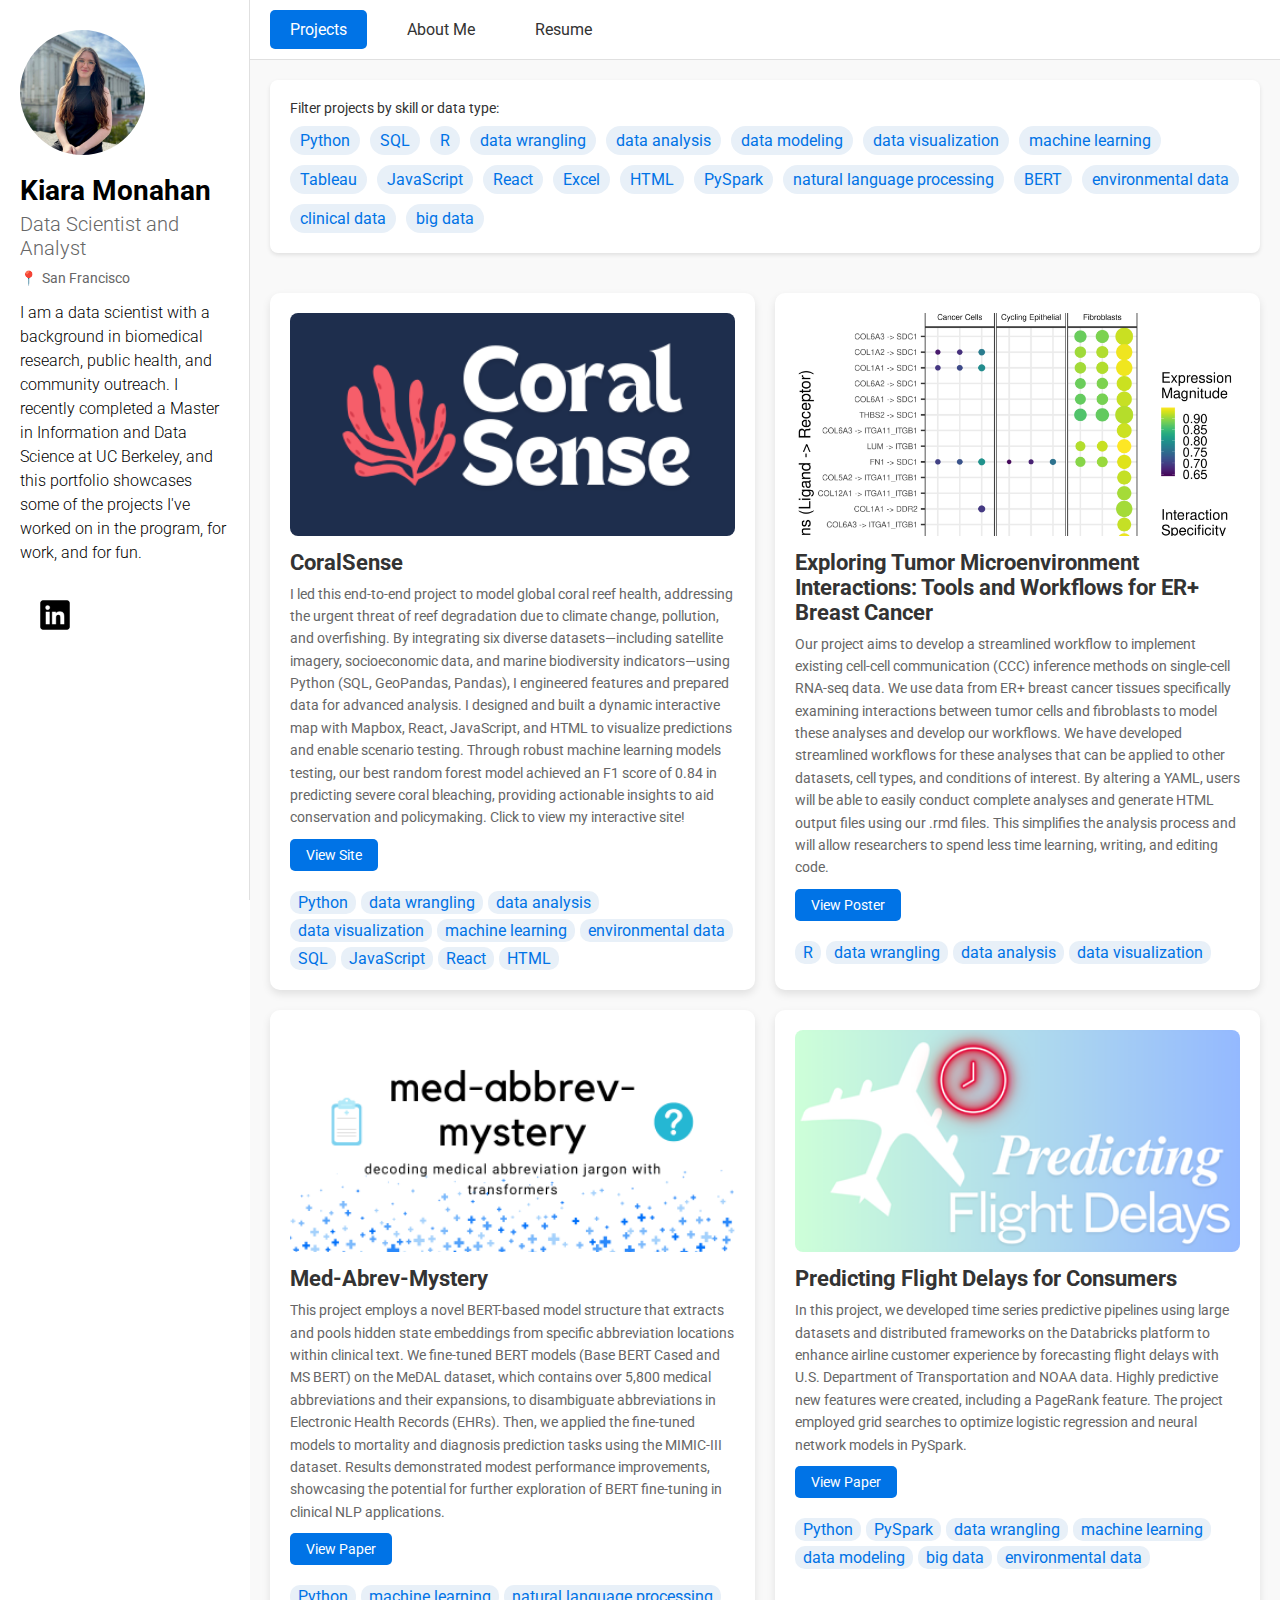
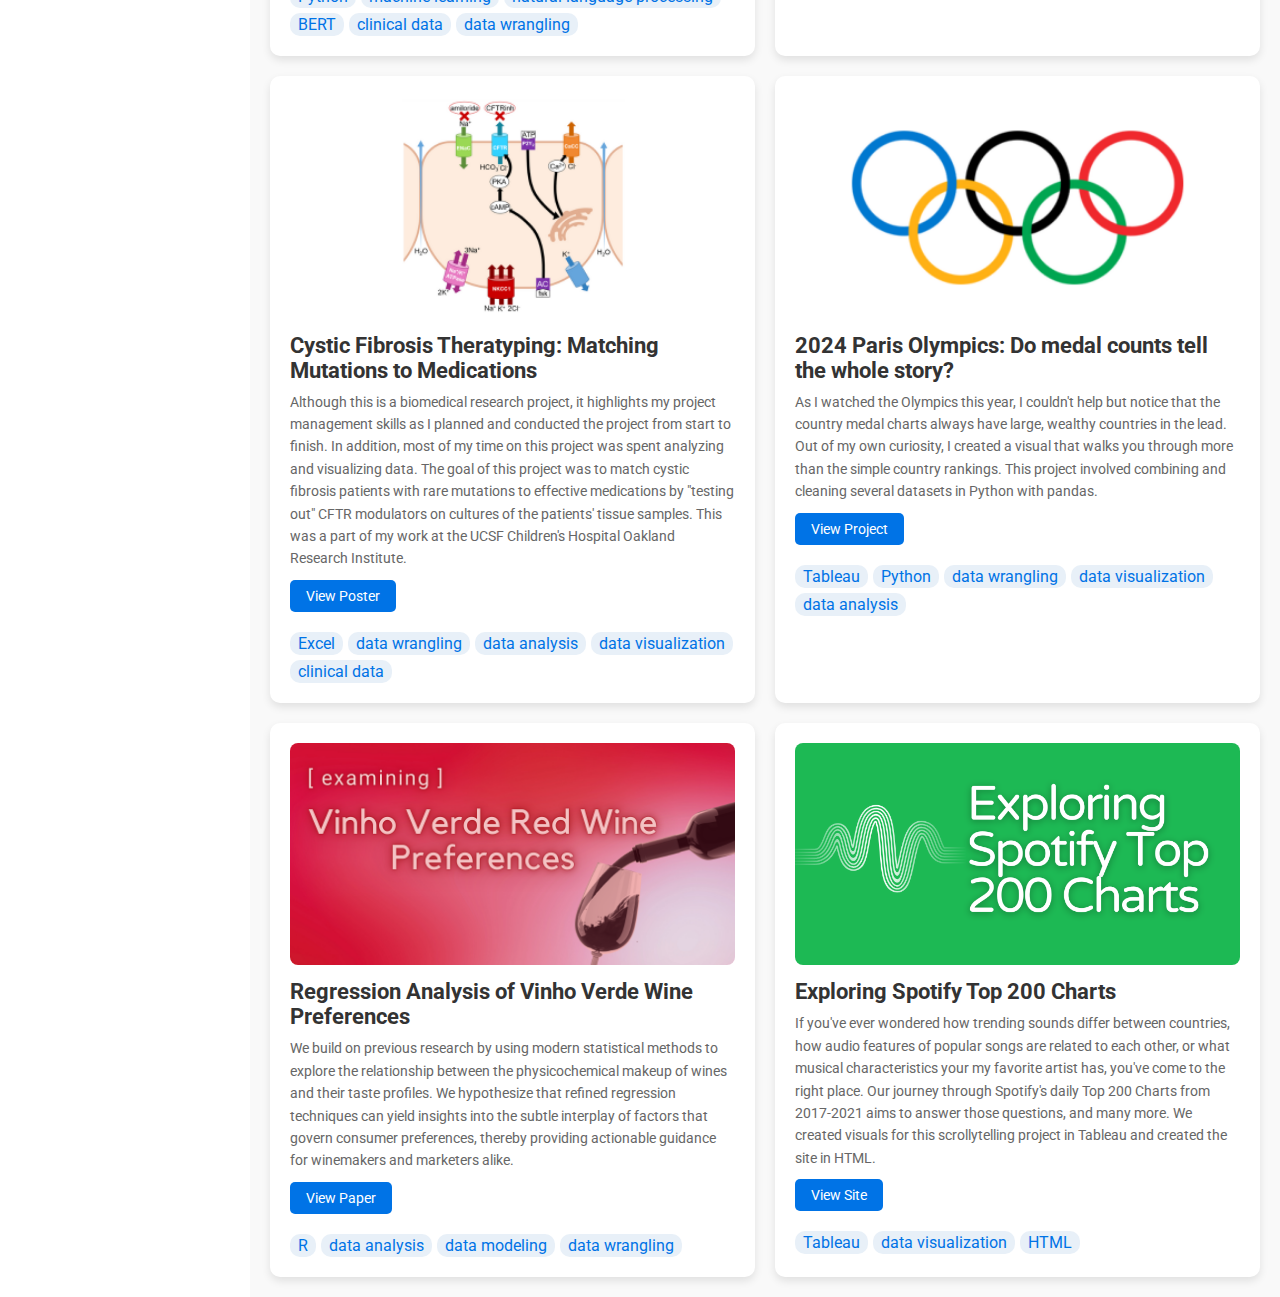
<file: index.html>
<!DOCTYPE html>
<html lang="en">
<head>
  <link rel="icon" href="icons/favicon16x16.png" sizes="16x16 32x32" type="image/png">
  <link rel="icon" href="icons/favicon32x32.png" sizes="32x32" type="image/png">
  <meta charset="UTF-8">
  <meta name="viewport" content="width=device-width, initial-scale=1.0">
  <title>Kiara Monahan - Data Science Portfolio</title>
  <link rel="stylesheet" href="style.css">
  <link href="https://fonts.googleapis.com/css2?family=Roboto:wght@400;700&display=swap" rel="stylesheet">
</head>
<body>
  <div class="sidebar">
    <img src="images/headshot.jpeg" alt="Profile Photo" class="profile-photo">
    <h1>Kiara Monahan</h1>
	<h2 class="title">Data Scientist and Analyst</h2>
	  <div class="location">
	    <span class="location-icon">📍</span>
	    <span class="location-text">San Francisco</span>
	  </div>
    <p class="description">I am a data scientist with a background in biomedical research, public health, and community outreach. I recently completed a Master in Information and Data Science at UC Berkeley, and this portfolio showcases some of the projects I've worked on in the program, for work, and for fun.</p>
    <div class="links">
      
      <a href="https://www.linkedin.com/in/kiaramonahan/" target="_blank"><img src="icons/linkedin-icon.png" alt="LinkedIn" class="icon"></a>
    </div>
  </div>
  
  <div class="main">
    <nav>
      <a href="index.html" class="nav-item active">Projects</a>
      <a href="aboutme.html" class="nav-item">About Me</a>
      <a href="resume.html" class="nav-item">Resume</a>
    </nav>

    <section id="projects">
      <div class="filter">
        <p class="filter-description">Filter projects by skill or data type:</p>
        <div class="skill-tags">
          <span class="filter-skill">Python</span>
          <span class="filter-skill">SQL</span>
          <span class="filter-skill">R</span>
		  <span class="filter-skill">data wrangling</span>
		  <span class="filter-skill">data analysis</span>
		  <span class="filter-skill">data modeling</span>
		  <span class="filter-skill">data visualization</span>
		  <span class="filter-skill">machine learning</span>
		  <span class="filter-skill">Tableau</span>
		  <span class="filter-skill">JavaScript</span>
		  <span class="filter-skill">React</span>
		  <span class="filter-skill">Excel</span>
		  <span class="filter-skill">HTML</span>
		  <span class="filter-skill">PySpark</span>
		  <span class="filter-skill">natural language processing</span>
		  <span class="filter-skill">BERT</span>
		  <span class="filter-skill">environmental data</span>
		  <span class="filter-skill">clinical data</span>
		  <span class="filter-skill">big data</span>
        </div>
      </div>

      <div class="project-list">
        <div class="project-card" data-skill="Python, data wrangling, data analysis, data visualization, machine learning, environmental data, SQL, JavaScript, React, HTML">
          <img src="images/coralsense.png" alt="Project Image">
          <h2>CoralSense</h2>
          <p>I led this end-to-end project to model global coral reef health, addressing the urgent threat of reef degradation due to climate change, pollution, and overfishing. By integrating six diverse datasets—including satellite imagery, socioeconomic data, and marine biodiversity indicators—using Python (SQL, GeoPandas, Pandas), I engineered features and prepared data for advanced analysis. I designed and built a dynamic interactive map with Mapbox, React, JavaScript, and HTML to visualize predictions and enable scenario testing. Through robust machine learning models testing, our best random forest model achieved an F1 score of 0.84 in predicting severe coral bleaching, providing actionable insights to aid conservation and policymaking. Click to view my interactive site!</p>
		  <a href="https://coralsense.vercel.app" target="_blank" class="view-more" data-project="coralsense2">View Site</a>
          <div class="project-skills">
            <span>Python</span>
            <span>data wrangling</span>
			<span>data analysis</span>
			<span>data visualization</span>
			<span>machine learning</span>
			<span>environmental data</span>
			<span>SQL</span>
			<span>JavaScript</span>
			<span>React</span>
			<span>HTML</span>
          </div>
        </div>
		
        <div class="project-card" data-skill="R, data analysis, data visualization, data wrangling">
          <img src="images/liana.png" alt="Project Image">
          <h2>Exploring Tumor Microenvironment Interactions: Tools and Workflows for ER+ Breast Cancer</h2>
          <p>Our project aims to develop a streamlined workflow to implement existing cell-cell communication (CCC) inference methods on single-cell RNA-seq data. We use data from ER+ breast cancer tissues specifically examining interactions between tumor cells and fibroblasts to model these analyses and develop our workflows. We have developed streamlined workflows for these analyses that can be applied to other datasets, cell types, and conditions of interest. By altering a YAML, users will be able to easily conduct complete analyses and generate HTML output files using our .rmd files. This simplifies the analysis process and will allow researchers to spend less time learning, writing, and editing code.
</p>
		  <button class="view-more" data-project="liana" data-pdf="files/c_c_poster.pdf">View Poster</button>
          <div class="project-skills">
            <span>R</span>
            <span>data wrangling</span>
			<span>data analysis</span>
			<span>data visualization</span>
          </div>
        </div>
		
        <div class="project-card" data-skill="Python, machine learning, natural language processing, BERT, clinical data, data wrangling">
          <img src="images/med-abbrev-mystery.png" alt="Project Image">
          <h2>Med-Abrev-Mystery</h2>
          <p>This project employs a novel BERT-based model structure that extracts and pools hidden state embeddings from specific abbreviation locations within clinical text. We fine-tuned BERT models (Base BERT Cased and MS BERT) on the MeDAL dataset, which contains over 5,800 medical abbreviations and their expansions, to disambiguate abbreviations in Electronic Health Records (EHRs). Then, we applied the fine-tuned models to mortality and diagnosis prediction tasks using the MIMIC-III dataset. Results demonstrated modest performance improvements, showcasing the potential for further exploration of BERT fine-tuning in clinical NLP applications.</p>
          <button class="view-more" data-project="med-abbrev-mystery" data-pdf="files/266_Final_Paper.pdf">View Paper</button>
          <div class="project-skills">
            <span>Python</span>
            <span>machine learning</span>
			<span>natural language processing</span>
			<span>BERT</span>
			<span>clinical data</span>
			<span>data wrangling</span>
          </div>
        </div>
		
        <div class="project-card" data-skill="Python, PySpark, big data, data wrangling, machine learning, data modeling, environmental data">
          <img src="images/flightdelays.png" alt="Project Image">
          <h2>Predicting Flight Delays for Consumers</h2>
          <p>In this project, we developed time series predictive pipelines using large datasets and distributed frameworks on the Databricks platform to enhance airline customer experience by forecasting flight delays with U.S. Department of Transportation and NOAA data. Highly predictive new features were created, including a PageRank feature. The project employed grid searches to optimize logistic regression and neural network models in PySpark.</p>
          <button class="view-more" data-project="flight_delays">View Paper</button>
          <div class="project-skills">
            <span>Python</span>
            <span>PySpark</span>
			<span>data wrangling</span>
			<span>machine learning</span>
			<span>data modeling</span>
			<span>big data</span>
			<span>environmental data</span>
			
          </div>
        </div>
		
        <div class="project-card" data-skill="Excel, data wrangling, data analysis, data visualization, clinical data">
          <img src="images/CFTR_diagram.png" alt="Project Image">
          <h2>Cystic Fibrosis Theratyping: Matching Mutations to Medications</h2>
          <p>Although this is a biomedical research project, it highlights my project management skills as I planned and conducted the project from start to finish. In addition, most of my time on this project was spent analyzing and visualizing data. The goal of this project was to match cystic fibrosis patients with rare mutations to effective medications by "testing out" CFTR modulators on cultures of the patients' tissue samples. This was a part of my work at the UCSF Children's Hospital Oakland Research Institute.</p>
          <button class="view-more" data-project="cystic_fibrosis" data-pdf="files/cystic_fibrosis.pdf">View Poster</button>
          <div class="project-skills">
            <span>Excel</span>
            <span>data wrangling</span>
			<span>data analysis</span>
			<span>data visualization</span>
			<span>clinical data</span>
          </div>
        </div>
		
        <div class="project-card" data-skill="Tableau, Python, data wrangling, data visualization, data analysis">
          <img src="images/olympics.png" alt="Project Image">
          <h2>2024 Paris Olympics: Do medal counts tell the whole story?</h2>
          <p>As I watched the Olympics this year, I couldn't help but notice that the country medal charts always have large, wealthy countries in the lead. Out of my own curiosity, I created a visual that walks you through more than the simple country rankings. This project involved combining and cleaning several datasets in Python with pandas.</p>
          <button class="view-more" data-project="olympics">View Project</button>
          <div class="project-skills">
            <span>Tableau</span>
			<span>Python</span>
            <span>data wrangling</span>
			<span>data visualization</span>
			<span>data analysis</span>
          </div>
        </div>
		
        <div class="project-card" data-skill="R, data analysis, data modeling, data wrangling">
          <img src="images/vinhoverde.png" alt="Project Image">
          <h2>Regression Analysis of Vinho Verde Wine Preferences</h2>
          <p>We build on previous research by using modern statistical methods to explore the relationship between the physicochemical makeup of wines and their taste profiles. We hypothesize that refined regression techniques can yield insights into the subtle interplay of factors that govern consumer preferences, thereby providing actionable guidance for winemakers and marketers alike.</p>
          <button class="view-more" data-project="vinhoverde" data-pdf="files/final_report_red.pdf">View Paper</button>
          <div class="project-skills">
            <span>R</span>
            <span>data analysis</span>
			<span>data modeling</span>
			<span>data wrangling</span>
          </div>
        </div>
		
        <div class="project-card" data-skill="Tableau, data visualization, HTML">
          <img src="images/spotify.png" alt="Project Image">
          <h2>Exploring Spotify Top 200 Charts</h2>
          <p>If you've ever wondered how trending sounds differ between countries, how audio features of popular songs are related to each other, or what musical characteristics your my favorite artist has, you've come to the right place. Our journey through Spotify's daily Top 200 Charts from 2017-2021 aims to answer those questions, and many more. We created visuals for this scrollytelling project in Tableau and created the site in HTML.</p>
          <a href="https://groups.ischool.berkeley.edu/SpotifyExplorers/" target="_blank" class="view-more" data-project="coralsense2">View Site</a>
          <div class="project-skills">
            <span>Tableau</span>
            <span>data visualization</span>
			<span>HTML</span>
          </div>
        </div>
		
      </div>
    </section>
  </div>

  <div class="modal">
    <div class="modal-content">
      <span class="close">&times;</span>
      <div class="zoom-controls" style="display: none;">
        <button id="zoom-in">+</button>
        <button id="zoom-out">-</button>
      </div>
      <div id="modal-body">
      </div>
    </div>
  </div>
  

  <script src="script.js"></script>
</body>
</html>
</file>
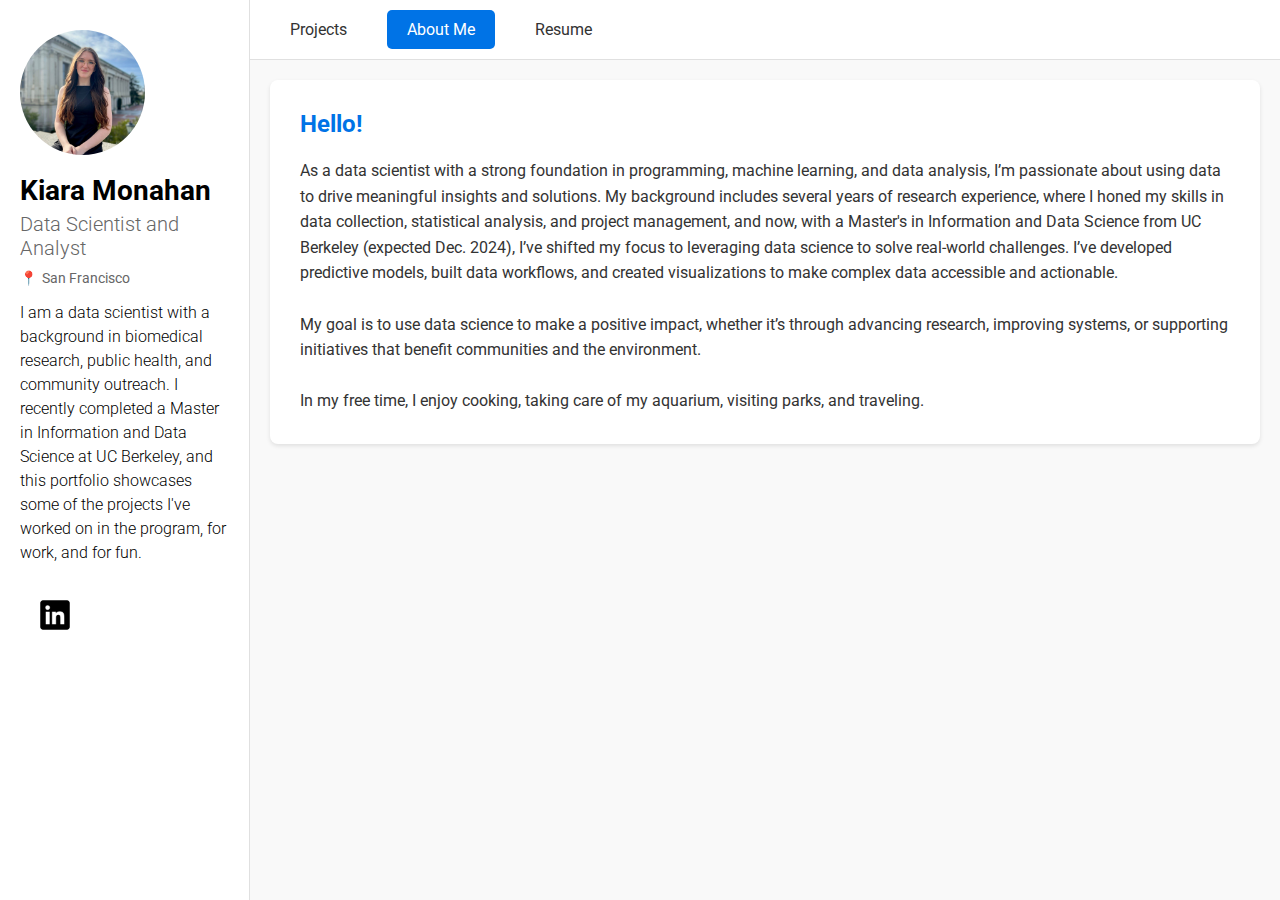
<file: aboutme.html>
<!DOCTYPE html>
<html lang="en">
<head>
  <link rel="icon" href="icons/favicon16x16.png" sizes="16x16 32x32" type="image/png">
  <link rel="icon" href="icons/favicon32x32.png" sizes="32x32" type="image/png">
  <meta charset="UTF-8">
  <meta name="viewport" content="width=device-width, initial-scale=1.0">
  <title>Kiara Monahan - Data Science Portfolio</title>
  <link rel="stylesheet" href="style.css">
  <link href="https://fonts.googleapis.com/css2?family=Roboto:wght@400;700&display=swap" rel="stylesheet">
</head>
<body>
  <div class="sidebar">
    <img src="images/headshot.jpeg" alt="Profile Photo" class="profile-photo">
    <h1>Kiara Monahan</h1>
	<h2 class="title">Data Scientist and Analyst</h2>
	  <div class="location">
	    <span class="location-icon">📍</span>
	    <span class="location-text">San Francisco</span>
	  </div>
    <p class="description">I am a data scientist with a background in biomedical research, public health, and community outreach. I recently completed a Master in Information and Data Science at UC Berkeley, and this portfolio showcases some of the projects I've worked on in the program, for work, and for fun.</p>
    <div class="links">
      
      <a href="https://www.linkedin.com/in/kiaramonahan/" target="_blank"><img src="icons/linkedin-icon.png" alt="LinkedIn" class="icon"></a>
    </div>
  </div>
  
  <div class="main">
    <nav>
      <a href="index.html" class="nav-item">Projects</a>
      <a href="aboutme.html" class="nav-item active">About Me</a>
      <a href="resume.html" class="nav-item">Resume</a>
    </nav>

    
  <div class="about-container">
    <h2>Hello!</h2>
    <p>As a data scientist with a strong foundation in programming, machine learning, and data analysis, I’m passionate about using data to drive meaningful insights and solutions. My background includes several years of research experience, where I honed my skills in data collection, statistical analysis, and project management, and now, with a Master's in Information and Data Science from UC Berkeley (expected Dec. 2024), I’ve shifted my focus to leveraging data science to solve real-world challenges. I’ve developed predictive models, built data workflows, and created visualizations to make complex data accessible and actionable. 
<br><br>
My goal is to use data science to make a positive impact, whether it’s through advancing research, improving systems, or supporting initiatives that benefit communities and the environment.
<br><br>
In my free time, I enjoy cooking, taking care of my aquarium, visiting parks, and traveling. 
</p>
  </div>
  
  <script src="script.js"></script>
</body>
</html>
</file>
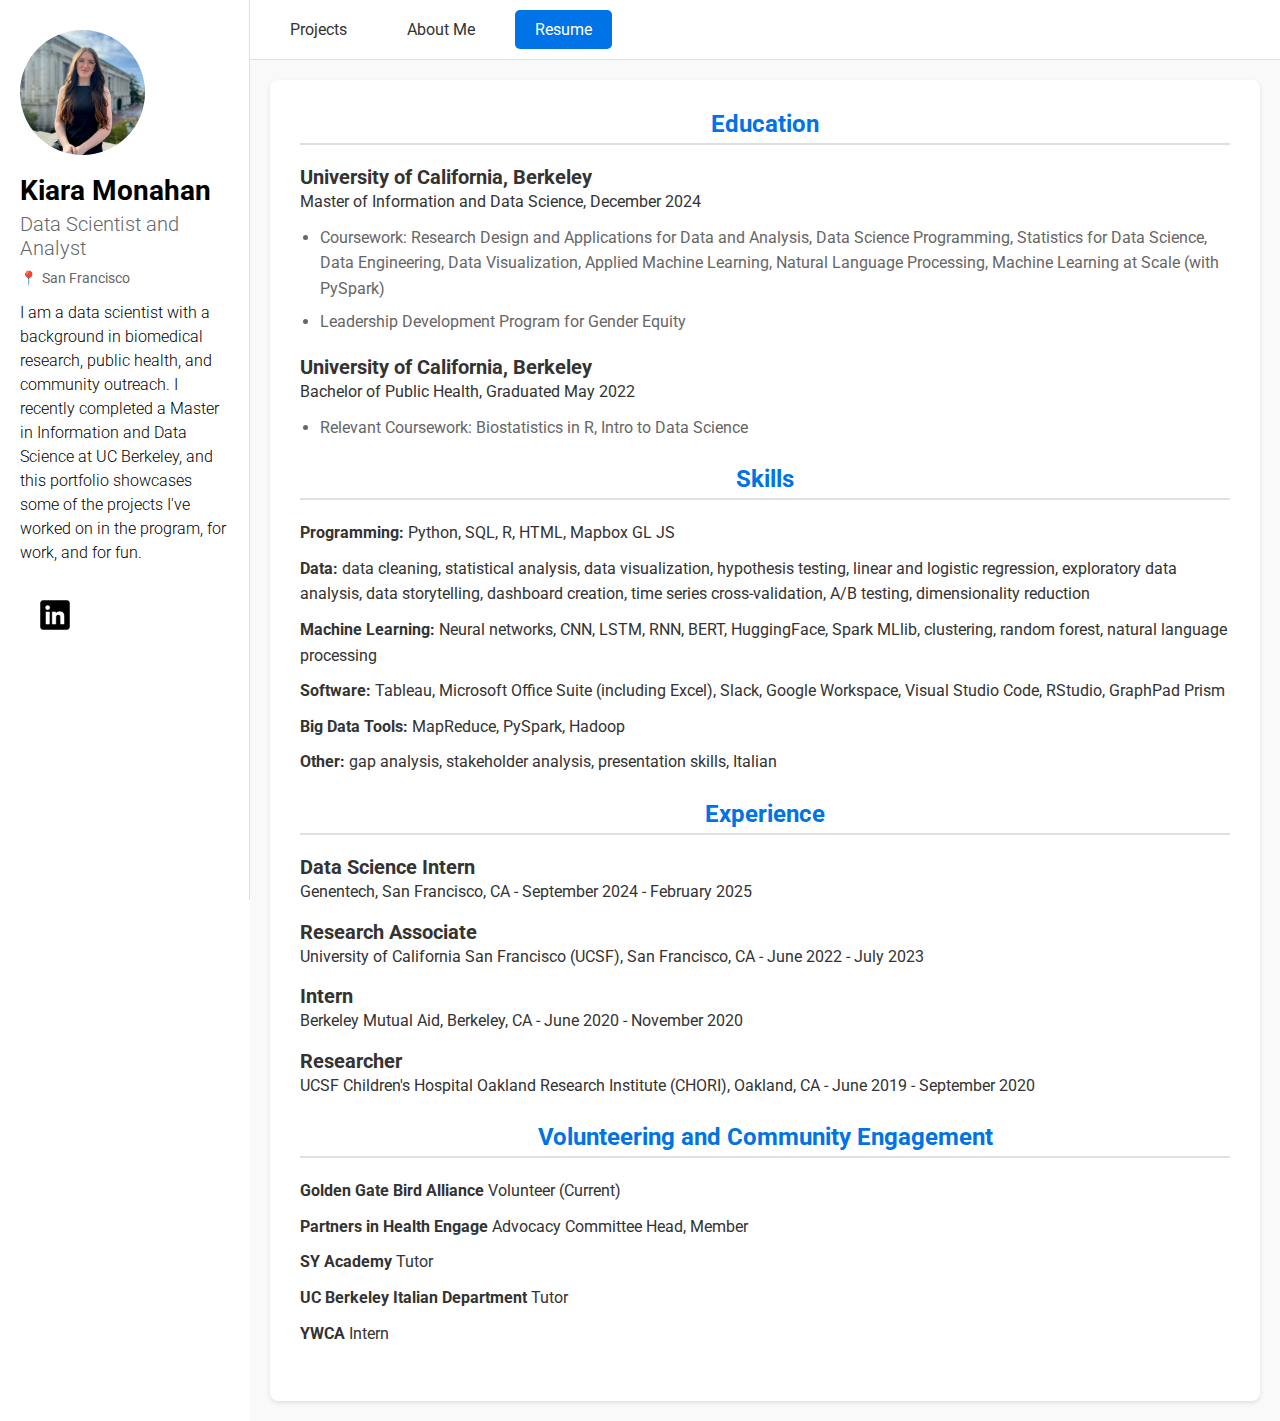
<file: resume.html>
<!DOCTYPE html>
<html lang="en">
<head>
  <link rel="icon" href="icons/favicon16x16.png" sizes="16x16 32x32" type="image/png">
  <link rel="icon" href="icons/favicon32x32.png" sizes="32x32" type="image/png">
  <meta charset="UTF-8">
  <meta name="viewport" content="width=device-width, initial-scale=1.0">
  <title>Kiara Monahan - Data Science Portfolio</title>
  <link rel="stylesheet" href="style.css">
  <link href="https://fonts.googleapis.com/css2?family=Roboto:wght@400;700&display=swap" rel="stylesheet">
</head>
<body>
  <div class="sidebar">
    <img src="images/headshot.jpeg" alt="Profile Photo" class="profile-photo">
    <h1>Kiara Monahan</h1>
	<h2 class="title">Data Scientist and Analyst</h2>
	  <div class="location">
	    <span class="location-icon">📍</span>
	    <span class="location-text">San Francisco</span>
	  </div>
    <p class="description">I am a data scientist with a background in biomedical research, public health, and community outreach. I recently completed a Master in Information and Data Science at UC Berkeley, and this portfolio showcases some of the projects I've worked on in the program, for work, and for fun.</p>
    <div class="links">
      
      <a href="https://www.linkedin.com/in/kiaramonahan/" target="_blank"><img src="icons/linkedin-icon.png" alt="LinkedIn" class="icon"></a>
    </div>
  </div>
  
  <div class="main">
    <nav>
      <a href="index.html" class="nav-item">Projects</a>
      <a href="aboutme.html" class="nav-item">About Me</a>
      <a href="resume.html" class="nav-item active">Resume</a>
    </nav>

    
  <div class="resume-container">
    <section class="resume-section">
      <h2>Education</h2>
      <h3>University of California, Berkeley</h3>
      <p>Master of Information and Data Science, December 2024</p>
	  <ul>
		  <li>Coursework: Research Design and Applications for Data and Analysis, Data Science Programming, Statistics for Data Science, Data Engineering, Data Visualization, Applied Machine Learning, Natural Language Processing, Machine Learning at Scale (with PySpark)</li>
		  <li>Leadership Development Program for Gender Equity</li>
	  </ul>
      <h3>University of California, Berkeley</h3>
      <p>Bachelor of Public Health, Graduated May 2022</p>
	  <ul>
		  <li>Relevant Coursework: Biostatistics in R, Intro to Data Science</li>
    </section>
	
    <section class="resume-section">
      <h2>Skills</h2>
	  <p><b>Programming:</b> Python, SQL, R, HTML, Mapbox GL JS</p>
	  <p><b>Data:</b> data cleaning, statistical analysis, data visualization, hypothesis testing, linear and logistic regression, exploratory data analysis, data storytelling, dashboard creation, time series cross-validation, A/B testing, dimensionality reduction</p>
	  <p><b>Machine Learning:</b> Neural networks, CNN, LSTM, RNN, BERT, HuggingFace, Spark MLlib, clustering, random forest, natural language processing</p>
	  <p><b>Software:</b> Tableau, Microsoft Office Suite (including Excel), Slack, Google Workspace, Visual Studio Code, RStudio, GraphPad Prism</p> 
	  <p><b>Big Data Tools:</b> MapReduce, PySpark, Hadoop</p>
	  <p><b>Other:</b> gap analysis, stakeholder analysis, presentation skills, Italian</p>
	</section>

    <section class="resume-section">
      <h2>Experience</h2>
	  
      <h3>Data Science Intern</h3>
      <p>Genentech, San Francisco, CA - September 2024 - February 2025</p>
    
      <h3>Research Associate</h2>
      <p>University of California San Francisco (UCSF), San Francisco, CA - June 2022 - July 2023</p>
	  
      <h3>Intern</h2>
      <p>Berkeley Mutual Aid, Berkeley, CA - June 2020 - November 2020</p>
	  
      <h3>Researcher</h2>
      <p>UCSF Children's Hospital Oakland Research Institute (CHORI), Oakland, CA - June 2019 - September 2020</p>

    </section>
	
    <section class="resume-section">
      <h2>Volunteering and Community Engagement</h2>
	  <p><b>Golden Gate Bird Alliance</b> Volunteer (Current)</p>
	  <p><b>Partners in Health Engage</b> Advocacy Committee Head, Member</p>
	  <p><b>SY Academy</b> Tutor</p>
	  <p><b>UC Berkeley Italian Department</b> Tutor</p>
	  <p><b>YWCA</b> Intern</p>
	</section>
  </div>
  
  
  <script src="script.js"></script>
</body>
</html>
</file>
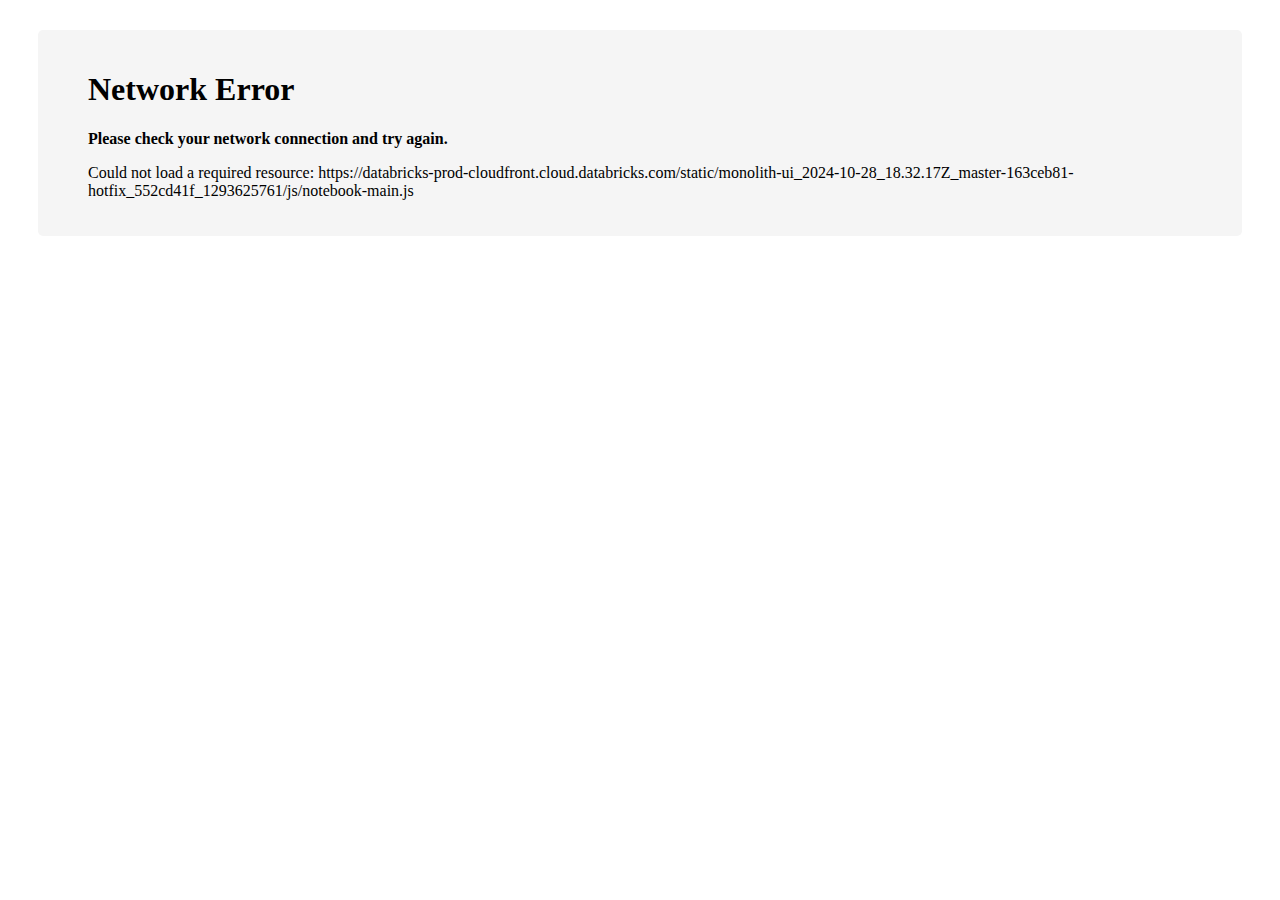
<file: files/flight_delays_project.html>
<!DOCTYPE html>
<html>
<head>
  <meta name="databricks-html-version" content="1">
<title>(Clone) Phase03_Team4-3 - Databricks</title>

<meta charset="utf-8">
<meta name="google" content="notranslate">
<meta name="robots" content="nofollow, noindex">
<meta http-equiv="Content-Language" content="en">
<meta http-equiv="Content-Type" content="text/html; charset=UTF8">

<link rel="stylesheet" type="text/css" href="https://databricks-prod-cloudfront.cloud.databricks.com/static/monolith-ui_2024-10-28_18.32.17Z_master-163ceb81-hotfix_552cd41f_1293625761/css/notebook-main.css">
<link rel="icon" type="image/png" href="https://databricks-prod-cloudfront.cloud.databricks.com/static/monolith-ui_2024-10-28_18.32.17Z_master-163ceb81-hotfix_552cd41f_1293625761/login/favicon.ico"/>
<script>window.__STATIC_SETTINGS__ = {"enablePasswordAclsForTier":true,"enableDbfsFileBrowser":true,"enableSshKeyUI":false,"defaultStandardMaxVCpus":32,"enableLineageUI":true,"enableProjectsAllowList":false,"enableClusterMetricsUI":true,"enableNewClusterReduxFormUI":false,"quotaReducedStandardMode":false,"allowWhitelistedIframeDomains":true,"enableServicePrincipalClusters":false,"devTierName":"Community Edition","enableReposByDefault":true,"databricks.fe.enableVegaLiteDebugMode":false,"enableNotebookTemplateImport":true,"shardName":"az-westus","enableReservoirTableUI":true,"databricks.fe.enableClusterCreateDefaultToFirstPolicy":false,"dbcForumURL":"http://forums.databricks.com/","enableAutorestart":false,"enable-X-Frame-Options":true,"enableClusterOAuthField":false,"enableGp3":false,"defaultPythonVersion":3,"sandboxForSandboxFrame":"allow-scripts allow-popups allow-popups-to-escape-sandbox allow-forms allow-same-origin allow-downloads","requireSpecialCharacterInDefaultPassword":true,"maxCustomTags":43,"databricks.fe.minAutoStopClassicSetInAPI":10,"jobNotebookDirectory":"__databricks_jobs_tmp","dbfsCommandResultServiceWriteResultMaxRetries":2,"enableMimeBundleResultRendering":true,"dbfsCommandResultServiceWriteResultTimeoutMillis":30000,"rStudioUserDefaultHomeBase":"/home","experiments":{"enableWorkspaceTour":false,"enableHomepagePrescriptiveQuickstart":false,"showAddTeammatesButton":false,"enableOnboardingModal":true},"forceAutorestart":false,"userCanUseDatabricksWorkspace":true,"enableClusterAcls":true,"serverlessClusterProductName":"High Concurrency","showS3TableImportOption":false,"defaultPerformanceMultipliersForDbr":{"AllPurpose":1.0,"JobsLight":1.0,"ServerlessRealTimeInference":1.0,"Jobs":1.0,"SQL":1.0},"redirectBrowserOnWorkspaceSelection":true,"maxEbsVolumesPerInstance":28,"enableWorkflowsInDBSQL":false,"enableLakehousesAclsUi":true,"isDbAdmin":false,"enableRStudioUI":true,"isAdmin":false,"databricks.fe.jobWebhooksPollingIntervalMs":5000,"isCloudlessWorkspace":false,"deltaProcessingBatchSize":1000,"timerUpdateQueueLength":100,"showH3Hint":true,"databricks.fe.sqlgateway.endpointOwnerAclEnabled":true,"enableLargeResultDownload":true,"enableSparkAdvisor":true,"jobsSqlEnableFetchEntityNameWithBatchSize":6,"zoneInfos":[],"enableFileArrivalTriggers":true,"enableCustomSpotPricingUIByTier":true,"serverlessClustersEnabled":true,"enableWorkspaceBrowserSorting":true,"enablePolicyFamilyBackend":true,"enableSentryLogging":true,"enableProjectTypeInWorkspace":true,"disallowUrlImportExceptFromDocs":false,"deprecateContentSpacer":true,"defaultPerformanceMultipliersForPhoton":{"AllPurpose":2.0,"JobsLight":1.0,"ServerlessRealTimeInference":1.0,"Jobs":2.5,"SQL":1.0},"enableGlobalInitScriptsUi":true,"enableFeatureStoreUnityCatalogIntegration":false,"enableFolderSourceExport":true,"enablePresignedUrlDirectUploads":false,"enableSqlConfigurationParametersUI":true,"enableGravitonUi":true,"enableAutorestartPanel":false,"databricks.fe.enableJobsObservabilityUI":true,"databricks.fe.history.queryProfile.enableFusedSubGraphs":true,"userCanUseSqlService":true,"databricks.fe.enableChartAggregationDisabling":true,"enableSingleLogout":false,"enableDeprecatedGlobalInitScripts":true,"enablePublishNotebooks":false,"databricks.fe.enableMakingCEUpgradeRequest":false,"enableUploadDataUis":true,"enableDataMarketplace":false,"browserLogSamplingRateModulo":10,"createTableInNotebookS3Link":{"url":"https://docs.databricks.com/_static/notebooks/data-import/s3.html.template","displayName":"S3","workspaceFileName":"S3 Example"},"enableClusterPinningUI":true,"enableJobAclsConfig":true,"databricks.fe.notebookAutocompleteCacheDebounce":1000,"projectsAllowListPermissions":"","enableJobsListMostRecentRunColumn":false,"enableFullTextSearch":false,"enableElasticSparkUI":true,"enableHeapAnalytics":false,"storeInteractiveNotebookResultsInCustomerAccount":false,"applications":false,"enableJawsMFE":true,"enableWorkspaceExperiments":true,"customerApprovedWSLoginExpirationTime":"","databricks.fe.enableReactNotebookUpdateBatching":true,"enableAzureToolbar":true,"databricks.fe.enablePipelinesUnityCatalogSelection":true,"fileStoreBase":"FileStore","enableDataExplorerInWebapp":true,"enableUserStatusColumn":true,"enableDisplayHtmlByFileStoreUrl":true,"requireAttachPermissionToRunCommand":false,"enableFolderSourceImport":true,"databricks.fe.clearTitleKS":false,"enableTableAclsConfig":true,"enableWorkspaceFilesystem":true,"disableFeedback":false,"graphqlLatestJobRunPollInterval":3000,"sqlAnalyticsClusterSizeToPricingUnits":{"db.xxsmall":4.0,"db.xlarge":80.0,"db.xsmall":6.0,"db.2xlarge":144,"db.small":12.0,"db.3xlarge":272,"db.medium":24.0,"db.4xlarge":528,"db.large":40.0},"enableCompletedRunsTableAutogenQuery":true,"enableDbtTask":true,"databricks.fe.logAutocompleteWarning":true,"jobDefaultMinWorkers":2,"checkBeforeAddingAadUser":true,"enableResetPassword":true,"directoryRefetchMinInterval":2500,"disableClusterIamRoleOptionality":false,"maxClusterTagValueLength":256,"jobsSqlEnableFetchEndpointWithBatchSize":6,"databricks.fe.jobsReposDocsURL":"","enableJobsSparkUpgrade":true,"createTableInNotebookDBFSLink":{"url":"https://docs.databricks.com/_static/notebooks/data-import/dbfs.html.template","displayName":"DBFS","workspaceFileName":"DBFS Example"},"perClusterAutoterminationEnabled":true,"instancePoolsEnabled":true,"graphqlJobScheduleBackgroundListPollInterval":0,"enableNotebookCommandNumbers":true,"measureRoundTripTimes":true,"singleNodeClustersEnabled":true,"maxGraphqlJobListQueryTries":3,"enableInstancePoolPermissionsUi":true,"allowStyleInSanitizedHtml":false,"autorestartMaintenanceWindow":"0 0 * * 0","enableTableAclsByTier":true,"enableJobsGetAPI21":true,"hipaaUi":false,"enableLanguagePanel":true,"enablePeriodicTrigger":false,"enableRestrictedClusterCreation":false,"disablePersonalAccessTokenForAccount":false,"enableClusterAutoScaling":true,"enableJobsListUIRewrite":true,"enableLibraryAndInitScriptOnSharedClustersToggle":false,"databricks.fe.enableWsfsPythonTaskModal":true,"enableUserVisibleDefaultTags":true,"defaultNumWorkers":8,"databricks.fe.fixSelectMenuPositionWhenPortalTargetSet":true,"serverContinuationTimeoutMillis":10000,"enablePersonalVMPolicyForAllUsers":true,"enableJawsClusterReuse":true,"driverStderrFilePrefix":"stderr","enableJawsMFEShadowDOM":true,"databricks.fe.enableMergedImportModal":true,"roundTripReportTimeoutMs":60000,"honorControlCharacterInHtmlResult":true,"databricks.fe.enableUiCloudReach":true,"databricks.fe.uc.enableJobClusterSingleUserDefaultForUcGA":true,"useDuboisNotifications":true,"databricks.fe.clusterDetailQueryPollIntervalMs":10000,"upgradeURLForBanner":"","enablePartnerHub":true,"accountsOwnerUrl":"https://accounts.azuredatabricks.net/?autoLogin=true&account_id=1a410dd2-d5d3-42c0-b57d-1862d289fbf7","jobDefaultNumWorkers":8,"driverStdoutFilePrefix":"stdout","isMlflowNestedRunDeletionEnabled":true,"databricksDocsBaseHostname":"docs.microsoft.com/azure/databricks","jawsMFEPrefetchDelay":30000,"enableNotebookMonacoByDefault":true,"enableMultiLevelSchemaBrowser":true,"tableFilesBaseFolder":"/tables","sparkHistoryServerEnabled":true,"enableEBSVolumesUI":true,"databricks.fe.minAutoStopServerlessSetInUI":5,"maxWorkspaceFileEditSizeMb":10,"jobsRunAsPrincipalEnabled":true,"cellOperationBufferCapacity":100,"minDaysSinceDeletedToPurge":"30 days","homePageWelcomeMessage":"","dbfsCommandResultUiFetchTimeoutMillis":15000,"metastoreServiceRowLimit":1000000,"databricks.fe.ingestion.enableExternalLocationFilesList":true,"defaultStandardMinVCpus":8,"databricks.fe.enableIgnorePhotonOnByDefaultWhenUsingPolicies":true,"enableIPythonImportExport":true,"enable-X-Content-Type-Options":true,"enableJawsObservabilityUI":true,"enableSpotFleetPoolUi":false,"enableClusterTagsUI":true,"branch":"webapp_2024-10-19_00.08.46Z_master_28cd3dc8_1916444201","enableSparkEnvironmentVariables":true,"enableX509Authentication":false,"useAADLogin":true,"enableByocUi":false,"enableStructuredStreamingNbOptimizations":true,"enableNotebookGitBranching":true,"centralizedLoginEnabled":true,"local":false,"enableServerlessJobsUI":false,"enableClusterAutoScalingForJobs":true,"enableStrongPassword":false,"showReleaseNote":false,"displayDefaultContainerMemoryGB":30,"enableSsoSupportConfig":true,"enableAzureSpotVM":true,"broadenedEditPermission":false,"databricks.fe.notebookSqlErrorMark":true,"databricks.fe.enableWebhookDestinationsForAdminConsole":true,"maxDbtCommands":10,"workspaceLaunchTimestamp":1674766372798,"commandResultFetchWrapperDurationBeforeDisplayingFetchingStatusMillis":1000,"getMaxTokenLifetimeDays":-1,"enableProSQLWarehouseDocumentation":true,"enableSQLEndpointInNotebook":true,"enableUcInPartnerConnect":true,"enableEphemeralRunsUpdate":false,"aclRequestBatchSize":100,"enableDatabricksAutologgingAdminConf":true,"workspaceFilesystemMaxFileSizeMb":500,"generateImplicitDf":true,"databricks.fe.enableGcpServiceAccount":true,"enableNewNotebookScheduleQueryByPathLimit":20,"deploymentMode":"production","useSpotForWorkers":true,"statusIOURL":"https://status.azuredatabricks.net/","removePasswordInAccountSettings":true,"enableLibraryAndInitScriptOnSharedCluster":false,"jobsSqlTaskUIEnabled":true,"enableProjectsAdminUI":true,"databricks.fe.jaws.filterByListRunState":true,"enableTokenManagementForTier":true,"enforceWorkspaceViewAcls":true,"enableUserInviteWorkflow":true,"mlflowModelServingEndpointCreationEnabled":true,"enableClusterBlueprints":true,"databricks.fe.ingestion.enableExternalLocationIngestion":true,"shouldShowWorkspaceName":true,"useAbsoluteUrlForWorkspaceSelection":true,"createTableConnectorOptionLinks":[{"url":"https://docs.databricks.com/_static/notebooks/data-import/azure-blob-store.html","displayName":"Azure Blob Storage","workspaceFileName":"Azure Blob Storage Import Example Notebook"},{"url":"https://docs.databricks.com/_static/notebooks/data-import/azure-data-lake-store.html","displayName":"Azure Data Lake Store","workspaceFileName":"Azure Data Lake Store Import Example"},{"url":"https://docs.databricks.com/_static/notebooks/azure/cassandra-azure.html","displayName":"Cassandra","workspaceFileName":"Cassandra Data Import Example"},{"url":"https://docs.databricks.com/_static/notebooks/snowflake-python.html","displayName":"Snowflake","workspaceFileName":"Snowflake Example"},{"url":"https://docs.databricks.com/_static/notebooks/data-import/jdbc.html","displayName":"JDBC","workspaceFileName":"JDBC Example"},{"url":"https://docs.databricks.com/_static/notebooks/structured-streaming-etl-kafka.html","displayName":"Kafka","workspaceFileName":"Kafka Example"},{"url":"https://docs.databricks.com/_static/notebooks/redis.html","displayName":"Redis","workspaceFileName":"Redis Example"},{"url":"https://docs.databricks.com/_static/notebooks/elasticsearch.html","displayName":"Elasticsearch","workspaceFileName":"Elasticsearch Example"},{"url":"https://docs.databricks.com/_static/notebooks/mongodb.html","displayName":"MongoDB","workspaceFileName":"MongoDB Example"}],"enableQueryCancellation":true,"enableFileStoreEndpoint":true,"enableStaticNotebooks":true,"jobDefaultMaxWorkers":8,"enableNewLineChart":true,"databricks.fe.enableAccessModeAllOptions":false,"enableDataScienceAndEngineeringDashboard":true,"sandboxForUrlSandboxFrame":"allow-scripts allow-popups allow-popups-to-escape-sandbox allow-forms","databricks.fe.jaws.prefillMissingWarehouseForSqlTask":true,"enableCssTransitions":true,"azureDevOpsServicesBaseUrl":"https://dev.azure.com","maxQueueTimeUpperBound":43200,"minClusterTagKeyLength":1,"defaultJobClusterModel":{"spark_version":"15.4.x-scala2.12","azure_attributes":{"availability":"ON_DEMAND_AZURE"},"node_type_id":"Standard_DS3_v2","spark_env_vars":{"PYSPARK_PYTHON":"/databricks/python3/bin/python3"},"data_security_mode":"NONE","runtime_engine":"PHOTON","num_workers":8},"databricks.fe.enableServerlessSparkUI":false,"databricks.deltapipelines.ucEnabledWorkspaces":"","enableJawsUi":true,"credentialPassthroughEnabledStandardClusterMap":{"spark.databricks.passthrough.enabled":"true"},"jobsListBackendPaginationUpperBoundReached":false,"maxJobsTagsLimit":25,"pricingURL":"https://databricks.com/product/pricing","enableClusterAclsConfig":true,"enableRunSelectedText":true,"notifyLastLogin":false,"enableSshKeyUIByTier":true,"databricks.fe.enableSummarySectionOnServerlessComputeForm":true,"enableNewGcpNodeComposition":false,"enableCreateClusterOnAttach":false,"largeTextResultInIframeThreshold":100000,"enableClusterSubscription":true,"databricks.fe.enableTelemetryForTruncatedTableResult":true,"defaultSingleNodeJobClusterModel":{"spark_version":"15.4.x-scala2.12","spark_conf":{"spark.master":"local[*, 4]","spark.databricks.cluster.profile":"singleNode"},"azure_attributes":{"availability":"ON_DEMAND_AZURE"},"node_type_id":"Standard_DS3_v2","custom_tags":{"ResourceClass":"SingleNode"},"spark_env_vars":{"PYSPARK_PYTHON":"/databricks/python3/bin/python3"},"enable_elastic_disk":true,"data_security_mode":"NONE","runtime_engine":"PHOTON","num_workers":0},"enableQueryExecutionSummaryFrontend":true,"defaultMinWorkers":2,"commandStatusDebounceMaxWait":1000,"databricks.fe.enableJobsRepoInNotebookScheduling":true,"files":"files/","enableGraphqlOperationNameInPath":true,"alwaysEnableDataSecurityMode":true,"enableFeatureCatalog":true,"enableSqlService":true,"enableClusterStartTimePrediction":false,"enableDriverLogsUI":true,"enableExperimentalCharts":false,"enableDirectNotebookChannel":true,"graphqlJobRunsMatrixPollInterval":5000,"enableSearchV2":true,"disableDbrBasicRestrictions":false,"enableAccessModeDataField":false,"defaultMaxWorkers":8,"isMetastoreInstalled":false,"enableWorkspaceAclsConfig":true,"databricks.fe.enablePolicyFamilyUi":true,"dropzoneMaxFileSize":2047,"enableSqlLocalFileUpload":true,"databricks.fe.minAutoStopServerlessSetInAPI":1,"driverLog4jFilePrefix":"log4j","enableSingleSignOn":false,"isMlflowDatabricksGitLineageEnabled":true,"enableMavenLibraries":true,"displayRowLimit":1000,"notebookTooManyCommandsNotificationLimit":1000,"databricks.fe.sqlWarehouseDetailQueryPollIntervalMs":10000,"enableJobSingleUserClustersUi":false,"maxNumTableResultColumnsToRender":50,"enablePlotWarningsRenderingWorkaround":true,"enableSparkEnvironmentVariablesUI":true,"defaultSparkVersion":{"key":"15.4.x-scala2.12","displayName":"15.4 LTS (includes Apache Spark 3.5.0, Scala 2.12)","packageLabel":"release__15.4.x-snapshot-scala2.12__databricks__15.4.4__2207364__e84f36f__jenkins__75d30a0__format-3","upgradable":true,"deprecated":false,"customerVisible":true,"sparkVersion":"3.5.0","scalaVersion":"2.12","gpuSupport":"false","dbrVersion":{"major":15,"feature":4,"patch":4},"capabilities":["SUPPORTS_BYOC","SUPPORTS_SHIELD","SUPPORTS_END_TO_END_ENCRYPTION","SUPPORTS_RSTUDIO","SUPPORTS_DATABRICKS_DELTA","SUPPORTS_ADLS_PASSTHROUGH","SUPPORTS_ADLS_GEN2_PASSTHROUGH","SUPPORTS_IAM_PASSTHROUGH","SUPPORTS_DATA_PLANE_EVENT_TRACKING","STANDARD_SKU","SUPPORTS_PYTHON3_ONLY","SUPPORTS_OPTIMIZED_AUTOSCALING","SUPPORTS_WEB_TERMINAL","SUPPORTS_TABLE_ACLS","SUPPORTS_JDK_11","SUPPORTS_JDK_8","SUPPORTS_UNITY_CATALOG","SUPPORTS_UNITY_CATALOG_GA","SUPPORTS_PYTHON_LIBRARIES_ON_SHARED_CLUSTERS","SUPPORTS_WSFS_PYTHON_LIBRARIES_ON_ASSIGNED_CLUSTERS","SUPPORTS_VOLUMES_INIT_SCRIPT_ON_UC_CLUSTERS","SUPPORTS_JAR_LIBRARIES_ON_SHARED_CLUSTERS","SUPPORTS_MAVEN_LIBRARIES_ON_SHARED_CLUSTERS","SUPPORTS_VOLUMES_JAR_LIBRARIES_ON_SHARED_CLUSTERS","SUPPORTS_VOLUMES_JAR_LIBRARIES_ON_ASSIGNED_CLUSTERS","SUPPORTS_VOLUMES_WHL_LIBRARIES_ON_ASSIGNED_CLUSTERS","SUPPORTS_WSFS_LIBRARIES_ON_NO_ISOLATION_CLUSTERS","SUPPORTS_WSFS_INIT_SCRIPT_FUSE_MOUNT","SUPPORTS_MODELS_IN_UC_AS_DEFAULT","SUPPORTS_WEB_TERMINAL_ON_USER_ISOLATED_CLUSTERS","SUPPORTS_REQUIREMENTS_FILE_ON_CLASSIC_CLUSTERS","DEPRECATE_DBFS_LIBRARY_INSTALLATIONS"],"requiredVisibilityTag":null,"category":"Standard","universeRevision":"2207364cf9de68e2081e3f4b46881b6ed23caccb","performanceDbuMultipliers":null,"pythonVersion":"3.11.0","generalAvailability":true,"isLTS":true,"eosDate":"2027-08-19","useJDK17":null},"mlflowModelRegistryEmailNotificationsEnabled":true,"enableUseConsistentColors":true,"jobsSqlTaskUIEnabledWithoutEntitlementChecks":true,"enableNewLineChartParams":false,"enableEnforceImdsV2":false,"deprecatedEnableStructuredDataAcls":false,"enableCustomSpotPricing":true,"enableCredentialPassthroughByTier":true,"enableRStudioFreeUI":true,"enableMountAclsConfig":false,"databricks.fe.enableLocaleSelectNudge":true,"jobsRunAsPrincipalEnabledPrivatePreview":false,"defaultAutoterminationMin":120,"enableJobsEmailsV2Optout":false,"enablePipelinesDataSample":true,"databricks.fe.jaws.enableTypedSqlQueryParameterUI":true,"databricks.fe.prePhotonExperimentDefaultNumWorkers":8,"useDevTierHomePage":false,"enableJobsEmailsV2AdminConf":true,"defaultStandardNumVCpus":32,"isGenerateDltInferenceNotebookEnabled":true,"disableExportNotebook":false,"enableVerboseAuditLogs":false,"enableResizingClustersOnDataPanelDropdown":true,"databricks.deltapipelines.isUCCatalogEnabled":true,"commandStatusDebounceInterval":100,"enableTrashFolder":true,"showSqlEndpoints":true,"enforceUserIsolationAdminToggle":true,"enableTestConnIframe":true,"metaInstanceProfilesEnabled":true,"serveIframeFromUserContentDomain":true,"enableNotebookDatasetInfoView":true,"enableFullDownloadComplexType":true,"defaultTagKeys":{"CLUSTER_NAME":"ClusterName","VENDOR":"Vendor","CLUSTER_TYPE":"ResourceClass","CREATOR":"Creator","CLUSTER_ID":"ClusterId"},"enableClusterAclsByTier":true,"graphqlJobListPollInterval":10000,"azurePortalLink":"https://portal.azure.com","cloud":"Azure","enableDbsqlInternalRedirect":true,"customSparkVersionPrefix":"custom:","databricks.fe.enableDualRenderer":false,"enableSparkConfUI":true,"enableDbfsForWorkspace":true,"enableEndpointToWarehouseRename":true,"sparkVersionsSupportedForGenericComputeClusters":["10.4.x-scala2.12","11.3.x-scala2.12"],"datasetPreviewRowLimit":10,"homePageLogoDefault":"login/logo_2020/azure_databricks.png","instancePoolMaxCustomTags":{"AWS":43,"Azure":41,"GCP":52},"enableNotebookTableClipboard":true,"maxNumFileBrowserColumns":2,"databricks.fe.enableSimpleClusterCreateUi":true,"featureTier":"STANDARD_W_SEC_TIER","databricks.fe.prePhotonExperimentDefaultMaxWorkers":8,"customReferences":"","databricks.fe.enableRedashQueryClientHydration":true,"enableDatasourcesSearchInPartnerConnect":false,"enableRunJobTask":true,"autoInjectedDbAdminTokenExpirationMinutes":60,"mlflowRunArtifactDownloadEnabled":true,"enforceUserIsolation":false,"enableOrgSwitcherUI":true,"clustersLimit":-1,"enableExternalLocationIngestion":false,"databricks.fe.enableSecurityModeUiV2":true,"enableElasticDisk":true,"databricks.fe.data.dltPipelineLineageEnabled":true,"reposIpynbResultsExportPermissions":"","projectsAllowList":"","enableRedashCharts":false,"databricks.fe.enableColorConsistency":false,"dynamicSparkVersionPolicyLabels":{"auto:latest-lts":"15.4.x-scala2.12","auto:prev-major":"14.3.x-scala2.12","auto:prev-major-ml":"14.3.x-cpu-ml-scala2.12","auto:latest-lts-ml":"15.4.x-cpu-ml-scala2.12","auto:latest":"15.4.x-scala2.12","auto:prev-lts-ml":"14.3.x-cpu-ml-scala2.12","auto:latest-ml":"15.4.x-cpu-ml-scala2.12","auto:prev-lts":"14.3.x-scala2.12"},"enableMultiSelect":true,"homePageLogo":"login/logo_2020/azure_databricks.png","shouldDisableFeedbackForms":true,"databricks.fe.jaws.enableDashboardSubscriptionsUi":true,"enableHlsRuntime":false,"enableJobsTags":true,"enableSamlAssertionEncryptionForWorkspace":false,"enableRepoAutosync":true,"databricks.fe.batchRenderingSizeForLargeNotebook":100,"enableContinuousJob":true,"enableWorkspaceFilesystemAdminUI":true,"enableNotebookRequestForAccess":true,"isModelServingV2AvailableInCurrentWorkspace":false,"enableSingleSignOnLogin":false,"enforceClusterViewAcls":true,"ebsVolumeSizeLimitGB":{"GENERAL_PURPOSE_SSD":[32,4096],"THROUGHPUT_OPTIMIZED_HDD":[500,4096]},"credentialPassthroughEnabledMap":{"spark.databricks.passthrough.enabled":"true","spark.databricks.pyspark.enableProcessIsolation":"true","spark.databricks.repl.allowedLanguages":"python,sql"},"requireEmailUserName":true,"usageLoggerPublicKey":"MIICIjANBgkqhkiG9w0BAQEFAAOCAg8AMIICCgKCAgEA269jQiD+I4JFTdgghrnS+ufx5NsU07IVp9kYe5j3yVkBiP/6mwETzYYMCNNUE6igRx8F3Zhs3UU5utvKv4xMznIATrTYoE+mrVATEdqA6lu+U5nSGCCKT8xLa2KziTsTZhOWhuNAAHIg7iolwHb98X1SEA1IchMo08xQel/StPdltgGcXmSBF/gaJS2hjvHEdHEHPAYBNw5AeDKAmBQnhbVoi6oKY2rGoeyxDlkbeO4+UuQSFWY3Fr7ptiwr+lrt4X/lunQghqjGKWDo964etr262SpB8JbiY++DhfLs63RjcGsLEn9KZKFmBfye169gdKvKq/Rb0r4/nbnhW2+PZTKGt8lzPW7Zm1XiCO+MKsd23+QshZtVlSdjPCZxYSM+od5axlMBPyeu62Av1V0kykE/6Yk7wGsdbdHp10Hq+/9qBBnQBIWL2NI3aIen19Ts7JkO1B0i/eT9yK4SD08rgOUbhVVIzzQ20d64y7lSxfltKJDagEE08GlG+63zHbA8h3uNP9iab/s8YTdkk8bZ3zLgKhCzpXi25vrCHfCY9KSf8RCqQZQVNBs9m8GjJa7eJc8B1pKyA12q9dRkZ9cr0myn/rOEc2RuFf+wG1pQlNtcrZpMauV9xZgVzYEAmqC0bXlu9F7REyHzA3hWUzhxgyL5+B6fkIdQ94Ot7CPl13ECAwEAAQ==","isMlflowDatabricksAutologgingFeatureFlagEnabled":true,"enableRServerless":true,"frameRateReportIntervalMs":10000,"databricks.fe.enableAddDataPage":true,"unityCatalogServiceEnabled":true,"dbcFeedbackURL":"https://feedback.azure.com/forums/909463-azure-databricks","iframeSandboxBaseHostPath":"cloud.databricksusercontent.com/static/monolith-ui_2024-10-28_18.32.17Z_master-163ceb81-hotfix_552cd41f_1293625761","webTerminalPortNumber":7681,"showVersion":false,"databricks.fe.jaws.enforceServerlessDbsql":false,"enableImdsV2AdminConfPanel":false,"userCanUseTokens":true,"enableStoringCommandResultsInDbfs":true,"databricks.fe.fastUiCodeFixDelayMs":90000,"enableJawsMultitasking":true,"serverlessClustersByDefault":false,"enableJobViewAcls":true,"databricks.fe.activeRunsCountPollInterval":10000,"collectDetailedFrameRateStats":true,"productName":"Databricks","pageHeaderFooterBanners":"{}","enableWorkspaceAcls":true,"maxClusterTagKeyLength":512,"enableNotebookCollapsibleHeadings":true,"gitHash":"","clusterTagReservedPrefixes":["azure","microsoft","windows"],"autorestartComplianceWindow":"25","tableAclsEnabledMap":{"spark.databricks.acl.dfAclsEnabled":"true","spark.databricks.repl.allowedLanguages":"python,sql"},"signupUrl":"","userCanUsePasswords":false,"databricksDocsNotebookPathPrefix":"^https://docs\\.microsoft\\.com/azure/databricks/_static/notebooks/.+$","defaultPythonIndentationForWorkspace":4,"graphqlClusterListPollIntervalMs":10000,"deltaStatsReportIntervalMs":0,"instancePoolMinimumMaxCapacityValue":1,"showDeleteConnection":true,"enableTokensConfig":true,"enableAccessGrantedEmailNotification":true,"allowFeedbackForumAccess":true,"enableServicePrincipalsUi":true,"enableNotebookDiagnosticUtility":false,"frameDurationReportThresholdMs":1000,"enablePerClusterInitScriptsV2UI":true,"mlflowModelServingV2EndpointCreationEnabled":false,"enableJawsRepoUI":true,"enableImportFromUrl":true,"enableWebTerminal":true,"enablePipelinesUi":true,"genericServerlessComputeDbuMap":{"Virtual2XSmall":{"min":13.75,"max":13.75},"VirtualSmall":{"min":13.75,"max":34.375},"VirtualXLarge":{"min":41.25,"max":233.75},"VirtualXSmall":{"min":13.75,"max":20.625},"VirtualAutoscaling":{"min":13.75,"max":467.5},"Virtual3XLarge":{"min":82.5,"max":907.5},"VirtualLarge":{"min":27.5,"max":123.75},"Virtual2XLarge":{"min":55.0,"max":467.5},"VirtualMedium":{"min":20.625,"max":61.875},"Virtual4XLarge":{"min":82.5,"max":1787.5}},"allowDisplayHtmlByUrl":true,"databricks.fe.treeViewEnableTopSort":true,"enableTokens":true,"enableMiniClusters":false,"enablePhotonCheckbox":true,"enableStripeElasticDisk":false,"databricks.fe.jobsGitCredentialsPollingIntervalMs":5000,"databricks.fe.gocxTest":true,"showWhitelabelFooter":false,"azureTrialExpirationTime":null,"enableDebugUI":false,"enableDbfsFileBrowserUI":true,"enableStreamingMetricsDashboard":true,"enableJobCreationAsMultitask":true,"allowNonAdminUsers":true,"domainSuffix":"azuredatabricks.net","enableSingleSignOnByTier":true,"enablePerformancePack":true,"databricks.fe.enableJawsRecentRunsCreatorFilter":true,"enableEndpointEventLog":false,"autoMLEnabled":true,"loginLogo":"/login/logo_2020/azure_databricks.png","enableCredentialPassthrough":true,"databricks.fe.jaws.defaultServerlessJobClusterSize":"VirtualAutoscaling","useStandardTierUpgradeTooltips":true,"allowNonAlphanumericUsernames":false,"staticNotebookResourceUrl":"https://databricks-prod-cloudfront.cloud.databricks.com/static/monolith-ui_2024-10-28_18.32.17Z_master-163ceb81-hotfix_552cd41f_1293625761/","autoMLServiceAPIUsed":true,"instancePoolMaxPreloadedSparkImages":1,"enableJobCreatePermissions":false,"enableSpotClusterType":true,"enableSparkPackages":true,"enableCeAccountDeletionUI":false,"databricks.fe.minAutoStopClassicSetInUI":10,"checkAadUserInWorkspaceTenant":false,"useIframeForHtmlResult":false,"enableWorkspaceFilesystemAdminConfValue":"true","enableClusterTagsUIByTier":true,"databricks.fe.fastUiCodeFixIntervalMs":60000,"enableJawsWebhooks":true,"enableNotebookHistoryUI":true,"enableClusterLoggingUI":true,"databricks.fe.jawsRecentRunsEnableGranularFilters":true,"allowCertificateUsernames":false,"databricks.fe.enableFastUiCodeFix":false,"showDebugCounters":false,"enableInstanceProfilesUI":true,"jawsRecentRunsTablePollingInterval":20000,"instancePoolDefaultTagKeys":["ClusterId","DatabricksInstancePoolCreatorId","DatabricksInstancePoolId","databricks-instance-name","DatabricksEnvironment","ClusterName","Creator","Vendor"],"enableFolderHtmlExport":true,"backgroundTabSuspensionTimeoutMs":300000,"enableMlflowCloneRunUI":true,"homepageFeaturedLinks":[],"enableVerboseAuditLogsUI":true,"enablePartialAccessAclsForTier":true,"enableClusterStart":true,"maxImportFileVersion":5,"isReferencingValuesEnabledInFrontend":false,"graphqlJobListQueryRetryDelay":10000,"isComplianceMode":false,"enableEBSVolumesUIByTier":true,"enableInstancePoolAcls":true,"enableSsoToSupportPortal":false,"enableAutoMLServerlessForWorkspace":true,"enableDcsAdminToggle":true,"trialExpirationTime":null,"enableTableAclService":true,"userType":"WorkspaceUser","databricks.fe.numOfLinesThreshold":1000,"removeSubCommandCodeWhenExport":true,"databricksDocsStripHtmlExt":true,"upgradeURL":"","maxAutoterminationMinutes":43200,"notebookLoadingBackground":"#fff","databricks.fe.enableDbsqlProSku":true,"enableJobsListPaginatedView":true,"enableViewAclsAdminControls":true,"sshContainerForwardedPort":2200,"databricks.fe.prePhotonExperimentDefaultMinWorkers":2,"workspaceFilesystemAdminConfIsDefined":true,"databricks.fe.enableNotebookBackgroundExecNotifications":true,"disableExternalDataSourcesTiles":false,"maxQueueTimeLowerBound":600,"enableStaticHtmlImport":true,"enableInstanceProfilesByTier":true,"showForgotPasswordLink":true,"enableFilesInWorkspace":true,"enableDataSecurityModeUi":false,"databricks.fe.maxCellHeight":600,"defaultMemoryPerContainerMB":28000,"isModelRegistryEnabledInCurrentWorkspace":true,"minAutoterminationMinutes":10,"enableUserGroupsUi":true,"useDuboisSelect":true,"accounts":false,"enableExplainQueryResultToText":true,"enableHeapAnalyticsAdminUi":false,"databricks.fe.enableDefaultPolicyUi":true,"defaultCoresPerContainer":4,"allowUsernamesOfAnyLength":false,"graphqlJobScheduleListPollInterval":20000,"shouldTrackDuboisUsage":true,"isModelServingEnabledInCurrentWorkspace":true,"enableClusterJsonViewer":true,"disableResultsDownloading":true,"graphqlJobViewPollInterval":2000,"cloudManagementPortalUrl":"https://portal.azure.com/#resource/subscriptions/fab0438e-da67-4735-848e-ec616098b537/resourceGroups/DATASCI_261_Databricks/providers/Microsoft.Databricks/workspaces/DATASCI_261","jobsSqlFileTaskUIEnabled":true,"enable-X-XSS-Protection":true,"dbTokenAclsAreInitialized":true};</script>
<script>var __DATABRICKS_NOTEBOOK_MODEL = '[base64]';</script>

</head>
<body>  <script>
window.addEventListener('load', function(event) {
  if (window.mainJsLoadError) {
    var u = 'https://databricks-prod-cloudfront.cloud.databricks.com/static/monolith-ui_2024-10-28_18.32.17Z_master-163ceb81-hotfix_552cd41f_1293625761/js/notebook-main.js';
    var b = document.getElementsByTagName('body')[0];
    var c = document.createElement('div');
    c.innerHTML = ('<h1 class="error-static-notebook">Network Error</h1>' +
      '<p><b>Please check your network connection and try again.</b></p>' +
      '<p>Could not load a required resource: ' + u + '</p>');
    c.style.margin = '30px';
    c.style.padding = '20px 50px';
    c.style.backgroundColor = '#f5f5f5';
    c.style.borderRadius = '5px';
    b.appendChild(c);
  }
});
</script>
<script
 src="https://databricks-prod-cloudfront.cloud.databricks.com/static/monolith-ui_2024-10-28_18.32.17Z_master-163ceb81-hotfix_552cd41f_1293625761/js/metrics-graphics.js"
 onerror="window.mainJsLoadError = true;"
 charset="utf-8"></script>
<script
 src="https://databricks-prod-cloudfront.cloud.databricks.com/static/monolith-ui_2024-10-28_18.32.17Z_master-163ceb81-hotfix_552cd41f_1293625761/js/notebook-main.js"
 onerror="window.mainJsLoadError = true;"
 charset="utf-8"></script>
</body>
</html>
</file>
<file: style.css>
* {
  margin: 0;
  padding: 0;
  box-sizing: border-box;
  font-family: -apple-system, BlinkMacSystemFont, "Segoe UI", Roboto, Oxygen, Ubuntu, Cantarell, "Open Sans", "Helvetica Neue", sans-serif;
}

body {
  display: flex;
  min-height: 100vh; 
  margin: 0; 
  font-family: -apple-system, BlinkMacSystemFont, "Segoe UI", Roboto, Oxygen, Ubuntu, Cantarell, "Open Sans", "Helvetica Neue", sans-serif;
}

.sidebar {
  position: fixed;
  top: 0;
  left: 0;
  width: 250px; 
  height: 100vh; 
  background-color: #ffffff; 
  color: #000;
  padding: 20px;
  border-right: 1px solid #e0e0e0;
  box-sizing: border-box;
  overflow-y: auto; 
  z-index: 10; 
}


.main {
  flex: 1;
  margin-left: 250px; 
  padding-top: 80px; 
  padding: 0px;
  background-color: #f9f9f9;
  overflow: auto;
  min-height: 100vh; 
}


.sidebar h1,
.sidebar h2,
.sidebar .location,
.sidebar p {
  margin-left: 0; 
}

.links {
  display: flex;
  gap: 10px;
  margin-top: 15px;
}

.links a {
  display: inline-block;
}

.title {
  font-size: 20px;
  font-weight: 300; 
  color: #666;
  margin-bottom: 10px;
}

.location {
  display: flex;
  align-items: left;
  justify-content: left;
  color: #666;
  font-size: 14px;
  margin-bottom: 15px;
}

.location-icon {
  margin-right: 5px;
}

.description {
  font-size: 14px;
  font-weight: 300;
  line-height: 1.5;
  align-items: left;
  justify-content: left;
  color: #333;
  margin-top: 10px;
  margin-bottom: 15px;
}

.sidebar h1 {
  font-size: 28px;
  font-weight: bold;
  margin-bottom: 5px;
}

.sidebar p {
  font-size: 16px;
  margin-top: 10px; 
  color: #000; 
}

.profile-photo {
	width: 125px;
	height: 125px;
	border-radius: 50%;
	margin-top: 10px; 
	margin-bottom: 15px;
}

.links a {
  display: inline-block;
  margin: 10px;
  transition: transform 0.3s;
}

.links .icon {
  width: 40px; 
  height: 40px;
  margin: 5px;
  transition: transform 0.3s;
}

.links .icon:hover {
  transform: scale(1.1);
}

.links a:hover {
  transform: scale(1.1);
}



/* Navbar*/
nav {
  position: fixed;
  top: 0;
  left: 250px; /* Aligning navbar with edge of the sidebar */
  right: 0;
  height: 60px; 
  background-color: #ffffff;
  padding: 0 20px; 
  display: flex;
  align-items: center; 
  gap: 20px;
  border-bottom: 1px solid #e0e0e0;
  z-index: 10;
  box-sizing: border-box;
  justify-content: flex-start; 
}


.nav-item {
  color: #333;
  text-decoration: none;
  padding: 10px 20px;
  border-radius: 5px;
  transition: background-color 0.3s, color 0.3s;
}

.nav-item:hover {
  background-color: #e0e4e4;
  color: #000;
  cursor: pointer;
}

.nav-item.active {
  background-color: #0073e6; 
  color: white;
}

.filter {
  padding: 20px;
  background-color: #ffffff;
  margin-top: 80px;
  margin-bottom: 20px;
  margin-left: 20px;
  margin-right: 20px;
  border-radius: 8px;
  box-shadow: 0 2px 4px rgba(0, 0, 0, 0.1);
}

.filter-description {
  font-size: 14px;
  color: #333;
  margin-bottom: 10px;
}

.skill-tags {
  display: flex;
  flex-wrap: wrap;
  gap: 10px;
}

.filter-skill {
  background-color: #e8f0f8;
  color: #0073e6;
  border-radius: 20px;
  padding: 5px 10px;
  cursor: pointer;
  transition: background-color 0.3s;
}

.filter-skill:hover {
  background-color: #d0e7ff;
}

.filter-skill.selected {
  background-color: #0073e6; 
  color: white; 
}

/* Project cards container */
.project-list {
  display: grid;
  grid-template-columns: repeat(auto-fit, minmax(300px, 1fr)); 
  gap: 20px; /* Space between cards */
  padding: 20px;
  box-sizing: border-box;
}

/* Fine-tune for specific breakpoints */
@media (min-width: 768px) {
  .project-list {
    grid-template-columns: repeat(2, minmax(250px, 1fr)); /* 2 columns*/
  }
}

@media (min-width: 1300px) {
  .project-list {
    grid-template-columns: repeat(3, minmax(250px, 1fr)); /* 3 columns */
  }
}

/* Larger breakpoint for 4 columns */
@media (min-width: 2000px) {
  .project-list {
    grid-template-columns: repeat(4, minmax(250px, 1fr)); /* 4 columns*/
  }
}


.project-card {
  background: white;
  border-radius: 10px;
  padding: 20px;
  
  box-shadow: 0 4px 8px rgba(0, 0, 0, 0.1);
  transition: box-shadow 0.3s;
  position: relative;
  color: #666;
}

.project-card img {
  width: 100%; 
  height: auto; 
  object-fit: cover; 
  aspect-ratio: 4 / 2; 
  border-radius: 8px; 
  margin-bottom: 10px;
}

.project-card h2 {
  color: #333; 
  font-size: 22px;
  margin-bottom: 8px;
}

.project-card p {
  font-size: 14px;
  line-height: 1.6;
  color: #666; 
}


.project-card:hover {
  box-shadow: 0 8px 16px rgba(0, 0, 0, 0.2);
}

.project-skills {
  display: flex;
  flex-wrap: wrap;
  gap: 5px;
  margin-top: 10px;
}

.project-skills span {
  background-color: #e8f0f8;
  color: #0073e6;
  border-radius: 10px;
  padding: 2px 8px;
}

.view-more {
  background-color: #0073e6;
  color: white;
  padding: 8px 16px;
  border: none;
  border-radius: 5px;
  cursor: pointer;
  font-size: 14px;
  transition: background-color 0.3s;
  margin-top: 10px;
  text-decoration: none;
  display: inline-block;
  position: relative;
  margin: 10px 0;
}

.view-more:hover {
  background-color: #005bb5;
}

.modal {
  display: none;
  position: fixed;
  top: 0;
  left: 0;
  width: 100vw;
  height: 100vh;
  background-color: rgba(0, 0, 0, 0.8);
  justify-content: center;
  align-items: center;
  z-index: 1000;
  overflow: hidden; 
}

.modal-content {
  position: relative;
  padding-left: 20px;
  padding-right: 20px;
  padding-top: 20px;
  padding-bottom: 20px;
  background-color: #fff;
  border-radius: 8px;
  width: 80%; 
  max-width: 1400px;
  max-height: 90vh;
  justify-content: center;
  align-items: center;
  overflow: hidden;
  margin: auto
}

.modal-content.slideshow-visual {
  background-color: #fff;
  border-radius: 8px;
  display: flex;
  justify-content: center;
  align-items: center;
  aspect-ratio: 16 / 9; 
  width: 100%;
  height: 100%;
  padding: 0;
}

.slideshow-container {
  width: 100%;
  height: 100%;
  display: flex;
  padding 0;
  align-items: center;
  justify-content: center;
  position: relative;
  overflow: hidden;
}

.slide {
  display: none;
  width: 100%;
  height: auto;
  display: flex;
  justify-content: center;
  align-items: center;
}

.slide-image {
  width: auto; 
  height: 100%;
  object-fit: contain;
}


/* Navigation buttons */
.prev, .next {
  cursor: pointer;
  position: absolute;
  top: 50%;
  padding: 10px;
  color: #333;
  background-color: rgba(255, 255, 255, 0.7);
  font-size: 24px;
  border: none;
  border-radius: 50%;
  transform: translateY(-50%);
}

.prev {
  left: 5px;
}

.next {
  right: 5px;
}


.modal-content.pdf-viewer {
  width: 90%; 
  max-width: 1600px; 
}

.modal-content h2{
    font-size: 28px;
    font-weight: bold;
    margin-bottom: 5px;
}

.modal-content img {
  max-width: 100%; 
  height: auto; 
  max-height: 400px; 
  display: block;
  align-items: left;
  justify-content: left;
  margin: 0 auto; 
}

.modal-content.report-visual {
  width: 90%;
  max-width: 1200px; 
  height: 85vh;
  min-height: 85vh;
  background-color: #fff;
  border-radius: 8px;
  padding: 0;
  position: relative;
  overflow: hidden;
  display: flex;
  justify-content: center;
  align-items: center;
}

.loader-container {
  display: flex;
  justify-content: center;
  align-items: center;
  width: 100%;
  height: 85vh; 
}

.loading-spinner {
  border: 6px solid #f3f3f3; 
  border-top: 6px solid #3498db; 
  border-radius: 50%;
  width: 40px;
  height: 40px;
  animation: spin 1s linear infinite;
  position: absolute;
  top: 50%;
  left: 50%;
  transform: translate(-50%, -50%);
  z-index: 10; 
}

@keyframes spin {
  0% { transform: rotate(0deg); }
  100% { transform: rotate(360deg); }
}

.modal-content.tableau-visual {
  width: 1024px;
  max-width: 1024px;
  height: 90vh;
  background-color: #fff;
  border-radius: 8px;
  padding: 0;
  display: flex;
  justify-content: center;
  align-items: center;
  overflow: auto;
}

.zoom-controls {
  display: flex;
  gap: 10px;
  justify-content: center;
  margin-bottom: 10px;
}

.zoom-controls button {
  font-size: 20px;
  padding: 5px 10px;
  background-color: #0073e6;
  color: white;
  border: none;
  border-radius: 5px;
  cursor: pointer;
}

.zoom-controls button:hover {
  background-color: #005bb5;
}

.about-container {
  background-color: #ffffff; 
  margin-top: 80px;
  margin-bottom: 20px;
  margin-left: 20px;
  margin-right: 20px;
  border-radius: 8px; 
  padding: 30px; 
  box-shadow: 0 2px 4px rgba(0, 0, 0, 0.1); 
  text-align: left; 
  color: #333; 
  
}

.about-container h2 {
  font-size: 24px; 
  margin-bottom: 20px; 
  color: #0073e6; 
  text-align: left; 
}

.about-container p {
  font-size: 16px; 
  line-height: 1.6; 
  text-align: left; 
}

.resume-container {
  background-color: #ffffff; 
  margin-top: 80px;
  margin-bottom: 20px;
  margin-left: 20px;
  margin-right: 20px;
  border-radius: 8px; 
  padding: 30px; 
  box-shadow: 0 2px 4px rgba(0, 0, 0, 0.1); 
  text-align: left; 
  color: #333;
  
}

.resume-container h2 {
  font-size: 24px;
  margin-bottom: 20px;
  color: #0073e6;
  text-align: center; 
  border-bottom: 2px solid #e0e0e0; 
  padding-bottom: 5px;
}

.resume-container h3 {
  font-size: 20px;
  color: #333;
  margin-top: 15px;
  font-weight: bold;
}

.resume-container p {
  font-size: 16px;
  line-height: 1.6;
  margin-bottom: 10px;
}

.resume-container ul {
  margin: 10px 0 20px 20px; 
  padding: 0; 
  list-style-type: disc;
}

.resume-container ul li {
  font-size: 16px;
  line-height: 1.6; 
  color: #666;
  margin-bottom: 8px; 
}

.resume-section {
  margin-bottom: 25px; 
}

.close {
  position: absolute;
  top: 10px;
  right: 10px;
  font-size: 24px;
  color: #333;
  cursor: pointer;
  z-index: 10; 
}
</file>
